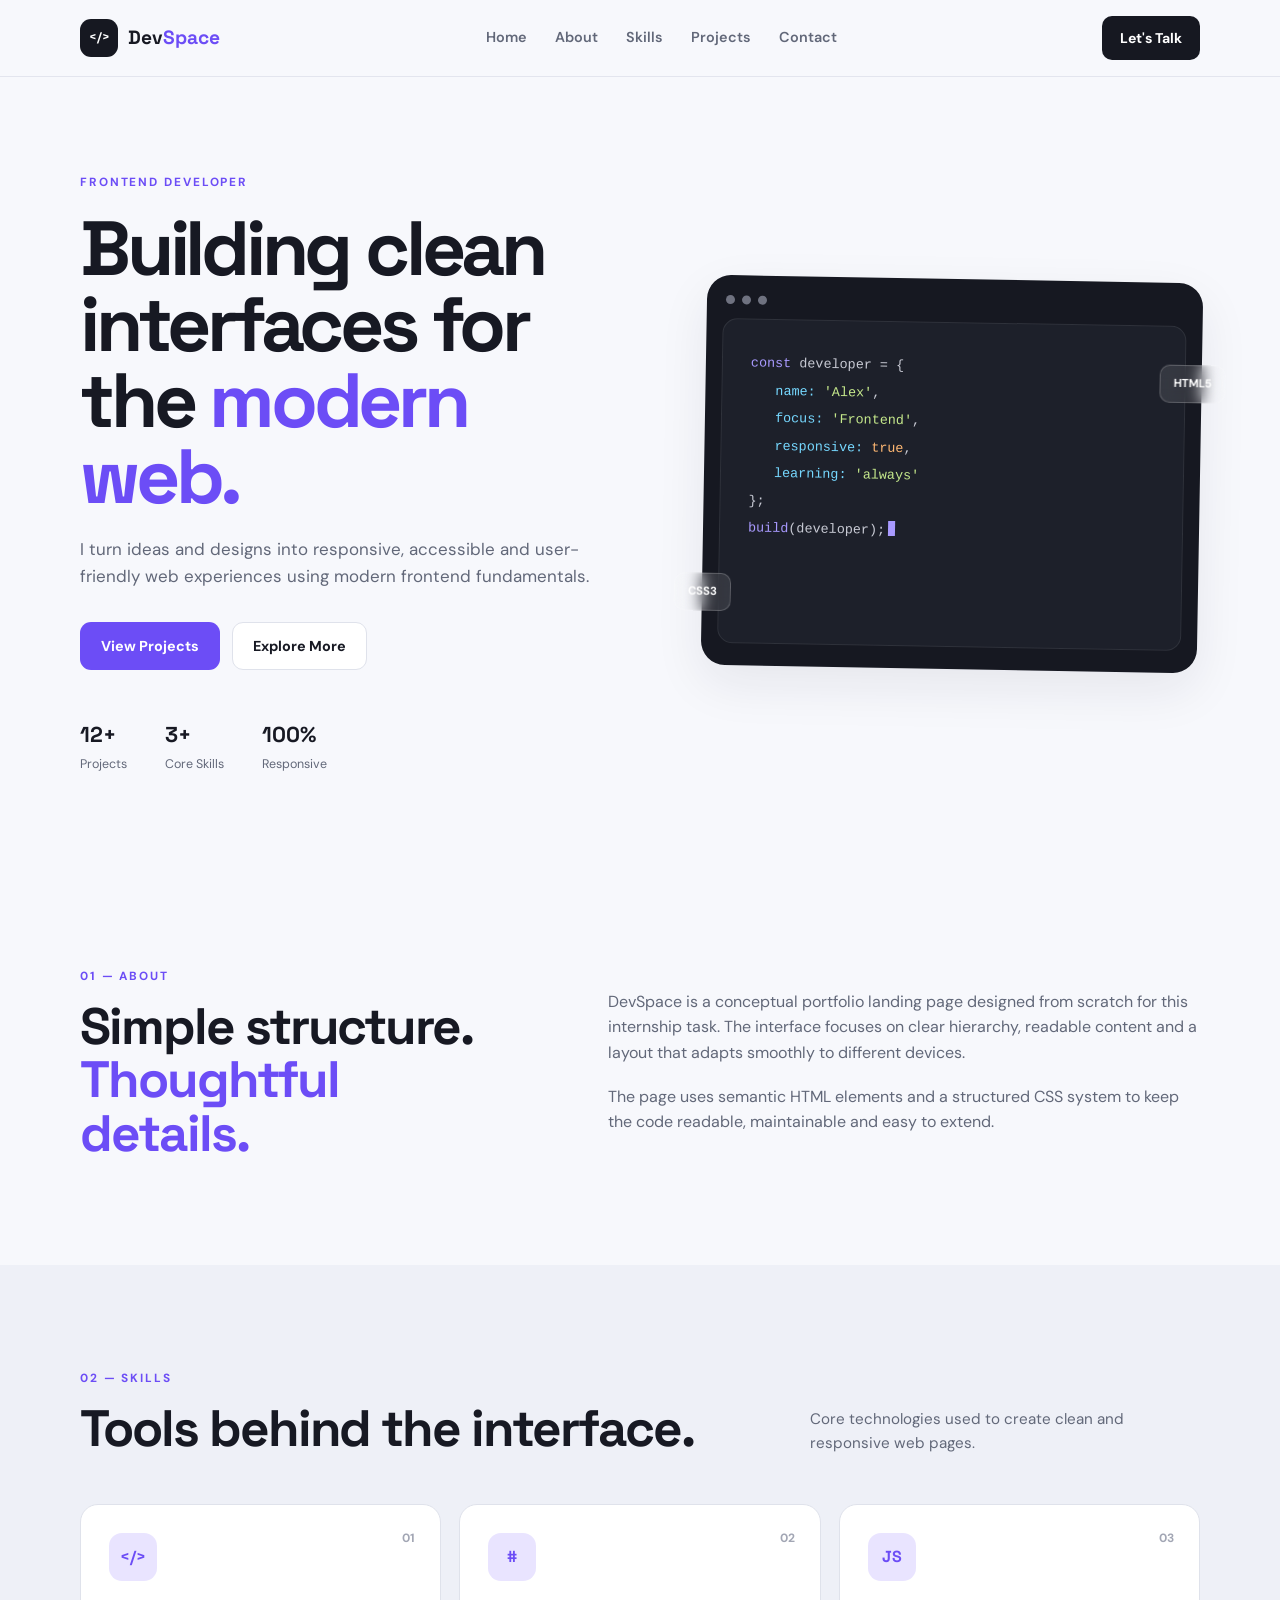
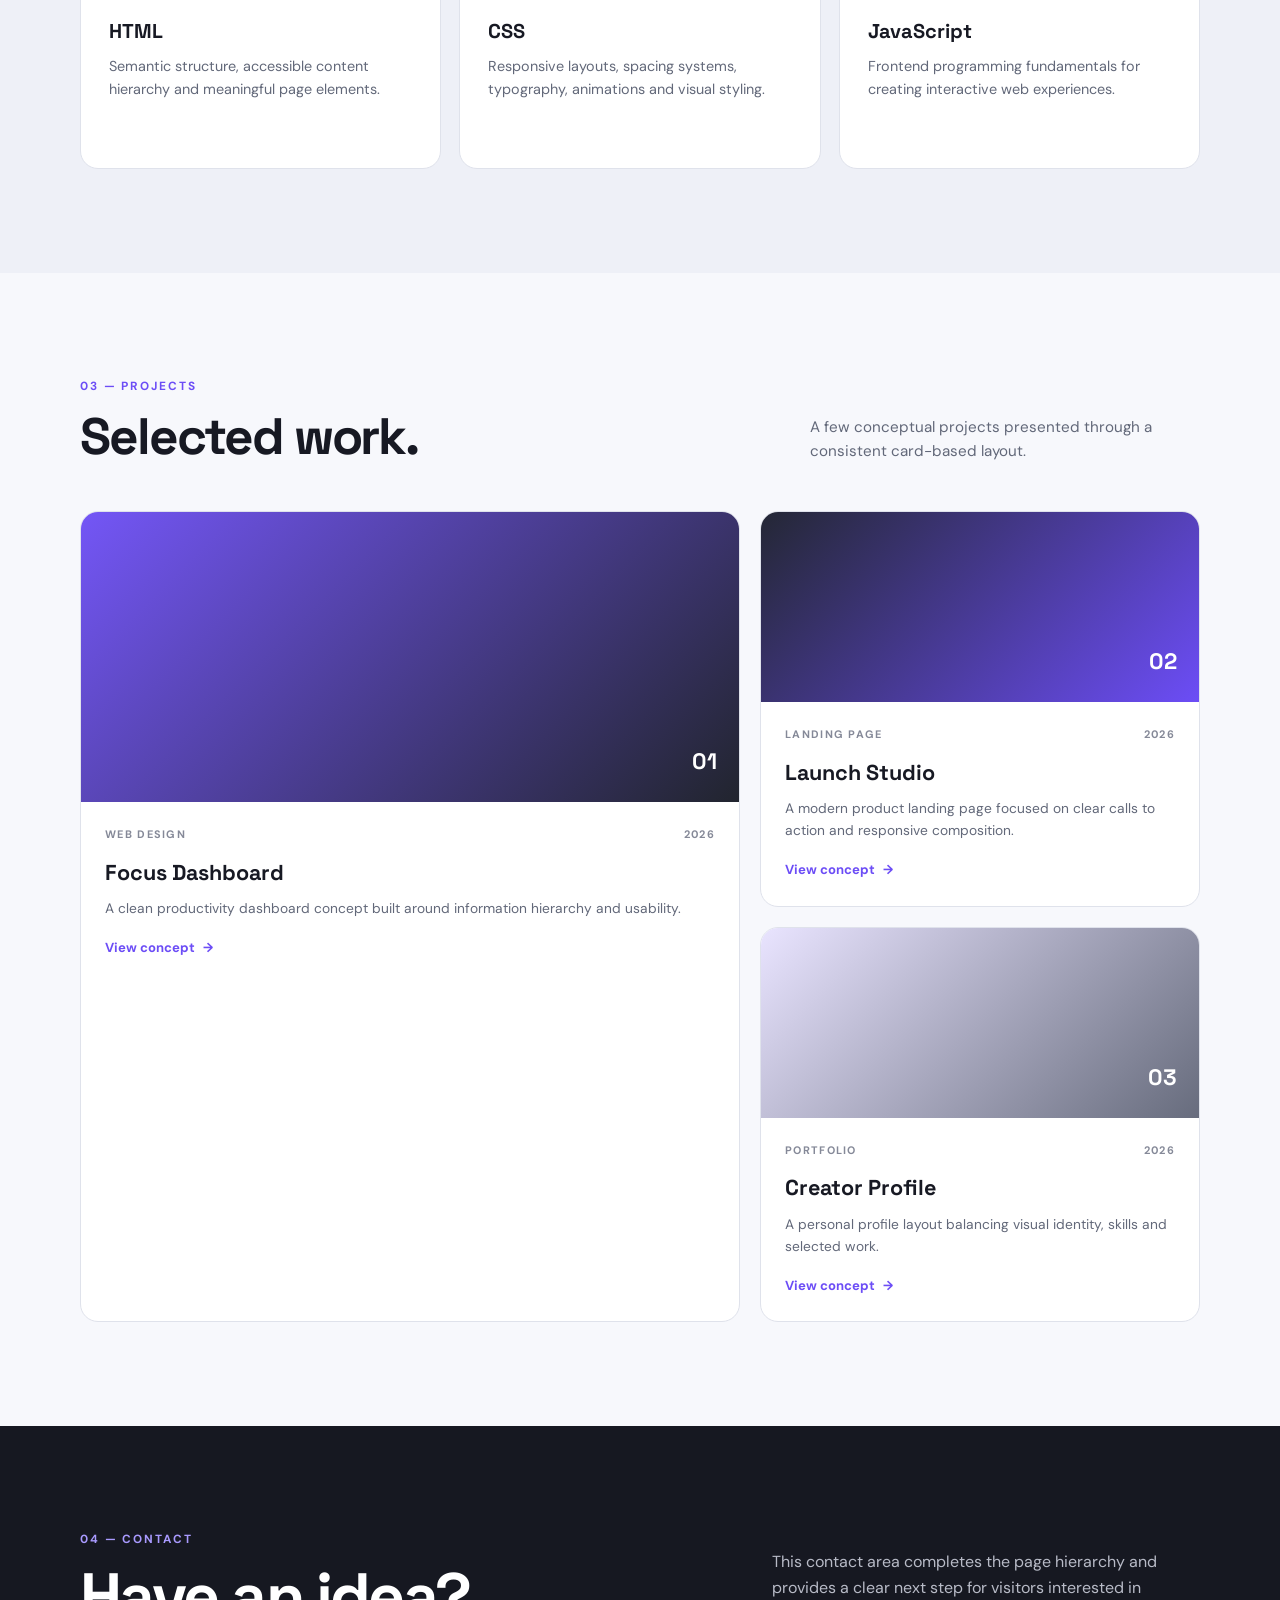
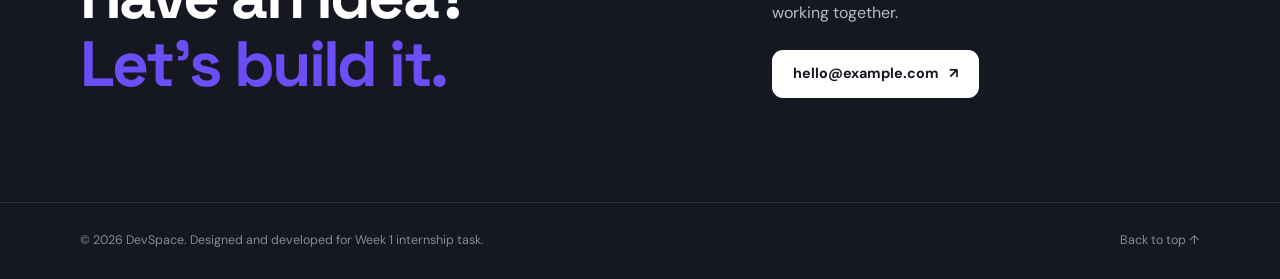
<file: Week 1 Task/index.html>
<!DOCTYPE html>
<html lang="en">
<head>
    <meta charset="UTF-8">
    <meta name="viewport" content="width=device-width, initial-scale=1.0">
    <meta name="description" content="DevSpace - a responsive developer portfolio landing page created for Week 1 frontend internship task.">
    <title>DevSpace | Developer Portfolio</title>
    <link rel="stylesheet" href="style.css">
</head>
<body>

    <header class="site-header">
        <div class="container nav-wrapper">
            <a href="#home" class="logo" aria-label="DevSpace home">
                <span class="logo-mark">&lt;/&gt;</span>
                <span>Dev<span>Space</span></span>
            </a>

            <nav class="site-nav" aria-label="Primary navigation">
                <a href="#home">Home</a>
                <a href="#about">About</a>
                <a href="#skills">Skills</a>
                <a href="#projects">Projects</a>
                <a href="#contact">Contact</a>
            </nav>

            <a class="nav-button" href="#contact">Let's Talk</a>
        </div>
    </header>

    <main>
        <section class="hero" id="home">
            <div class="container hero-grid">
                <div class="hero-content">
                    <p class="eyebrow">FRONTEND DEVELOPER</p>
                    <h1>Building clean interfaces for the <span>modern web.</span></h1>
                    <p class="hero-text">
                        I turn ideas and designs into responsive, accessible and
                        user-friendly web experiences using modern frontend fundamentals.
                    </p>

                    <div class="hero-actions">
                        <a class="button button-primary" href="#projects">View Projects</a>
                        <a class="button button-secondary" href="#about">Explore More</a>
                    </div>

                    <div class="quick-stats" aria-label="Developer highlights">
                        <div>
                            <strong>12+</strong>
                            <span>Projects</span>
                        </div>
                        <div>
                            <strong>3+</strong>
                            <span>Core Skills</span>
                        </div>
                        <div>
                            <strong>100%</strong>
                            <span>Responsive</span>
                        </div>
                    </div>
                </div>

                <div class="hero-card" aria-label="Developer workspace illustration">
                    <div class="window-bar">
                        <span></span><span></span><span></span>
                    </div>
                    <div class="code-window">
                        <p><span class="code-keyword">const</span> developer = {</p>
                        <p class="indent"><span class="code-property">name:</span> <span class="code-string">'Alex'</span>,</p>
                        <p class="indent"><span class="code-property">focus:</span> <span class="code-string">'Frontend'</span>,</p>
                        <p class="indent"><span class="code-property">responsive:</span> <span class="code-value">true</span>,</p>
                        <p class="indent"><span class="code-property">learning:</span> <span class="code-string">'always'</span></p>
                        <p>};</p>
                        <p class="cursor-line"><span class="code-keyword">build</span>(developer);<span class="cursor"></span></p>
                    </div>
                    <div class="floating-badge badge-one">HTML5</div>
                    <div class="floating-badge badge-two">CSS3</div>
                </div>
            </div>
        </section>

        <section class="section" id="about">
            <div class="container two-column">
                <div>
                    <p class="section-label">01 — ABOUT</p>
                    <h2>Simple structure.<br><span>Thoughtful details.</span></h2>
                </div>
                <div class="about-copy">
                    <p>
                        DevSpace is a conceptual portfolio landing page designed from scratch
                        for this internship task. The interface focuses on clear hierarchy,
                        readable content and a layout that adapts smoothly to different devices.
                    </p>
                    <p>
                        The page uses semantic HTML elements and a structured CSS system to keep
                        the code readable, maintainable and easy to extend.
                    </p>
                </div>
            </div>
        </section>

        <section class="section section-muted" id="skills">
            <div class="container">
                <div class="section-heading">
                    <div>
                        <p class="section-label">02 — SKILLS</p>
                        <h2>Tools behind the interface.</h2>
                    </div>
                    <p>Core technologies used to create clean and responsive web pages.</p>
                </div>

                <div class="skill-grid">
                    <article class="skill-card">
                        <span class="skill-number">01</span>
                        <div class="skill-icon">&lt;/&gt;</div>
                        <h3>HTML</h3>
                        <p>Semantic structure, accessible content hierarchy and meaningful page elements.</p>
                    </article>

                    <article class="skill-card">
                        <span class="skill-number">02</span>
                        <div class="skill-icon">#</div>
                        <h3>CSS</h3>
                        <p>Responsive layouts, spacing systems, typography, animations and visual styling.</p>
                    </article>

                    <article class="skill-card">
                        <span class="skill-number">03</span>
                        <div class="skill-icon">JS</div>
                        <h3>JavaScript</h3>
                        <p>Frontend programming fundamentals for creating interactive web experiences.</p>
                    </article>
                </div>
            </div>
        </section>

        <section class="section" id="projects">
            <div class="container">
                <div class="section-heading">
                    <div>
                        <p class="section-label">03 — PROJECTS</p>
                        <h2>Selected work.</h2>
                    </div>
                    <p>A few conceptual projects presented through a consistent card-based layout.</p>
                </div>

                <div class="project-grid">
                    <article class="project-card project-featured">
                        <div class="project-visual visual-one">
                            <span>01</span>
                        </div>
                        <div class="project-info">
                            <div class="project-meta">
                                <span>WEB DESIGN</span>
                                <span>2026</span>
                            </div>
                            <h3>Focus Dashboard</h3>
                            <p>A clean productivity dashboard concept built around information hierarchy and usability.</p>
                            <a href="#contact" class="text-link">View concept <span>→</span></a>
                        </div>
                    </article>

                    <article class="project-card">
                        <div class="project-visual visual-two">
                            <span>02</span>
                        </div>
                        <div class="project-info">
                            <div class="project-meta">
                                <span>LANDING PAGE</span>
                                <span>2026</span>
                            </div>
                            <h3>Launch Studio</h3>
                            <p>A modern product landing page focused on clear calls to action and responsive composition.</p>
                            <a href="#contact" class="text-link">View concept <span>→</span></a>
                        </div>
                    </article>

                    <article class="project-card">
                        <div class="project-visual visual-three">
                            <span>03</span>
                        </div>
                        <div class="project-info">
                            <div class="project-meta">
                                <span>PORTFOLIO</span>
                                <span>2026</span>
                            </div>
                            <h3>Creator Profile</h3>
                            <p>A personal profile layout balancing visual identity, skills and selected work.</p>
                            <a href="#contact" class="text-link">View concept <span>→</span></a>
                        </div>
                    </article>
                </div>
            </div>
        </section>

        <section class="contact-section" id="contact">
            <div class="container contact-box">
                <div>
                    <p class="section-label">04 — CONTACT</p>
                    <h2>Have an idea?<br><span>Let's build it.</span></h2>
                </div>
                <div class="contact-content">
                    <p>
                        This contact area completes the page hierarchy and provides a clear
                        next step for visitors interested in working together.
                    </p>
                    <a class="button button-light" href="mailto:hello@example.com">hello@example.com <span>↗</span></a>
                </div>
            </div>
        </section>
    </main>

    <footer class="site-footer">
        <div class="container footer-wrapper">
            <p>© 2026 DevSpace. Designed and developed for Week 1 internship task.</p>
            <div class="footer-links">
                <a href="#home">Back to top ↑</a>
            </div>
        </div>
    </footer>

</body>
</html>
</file>
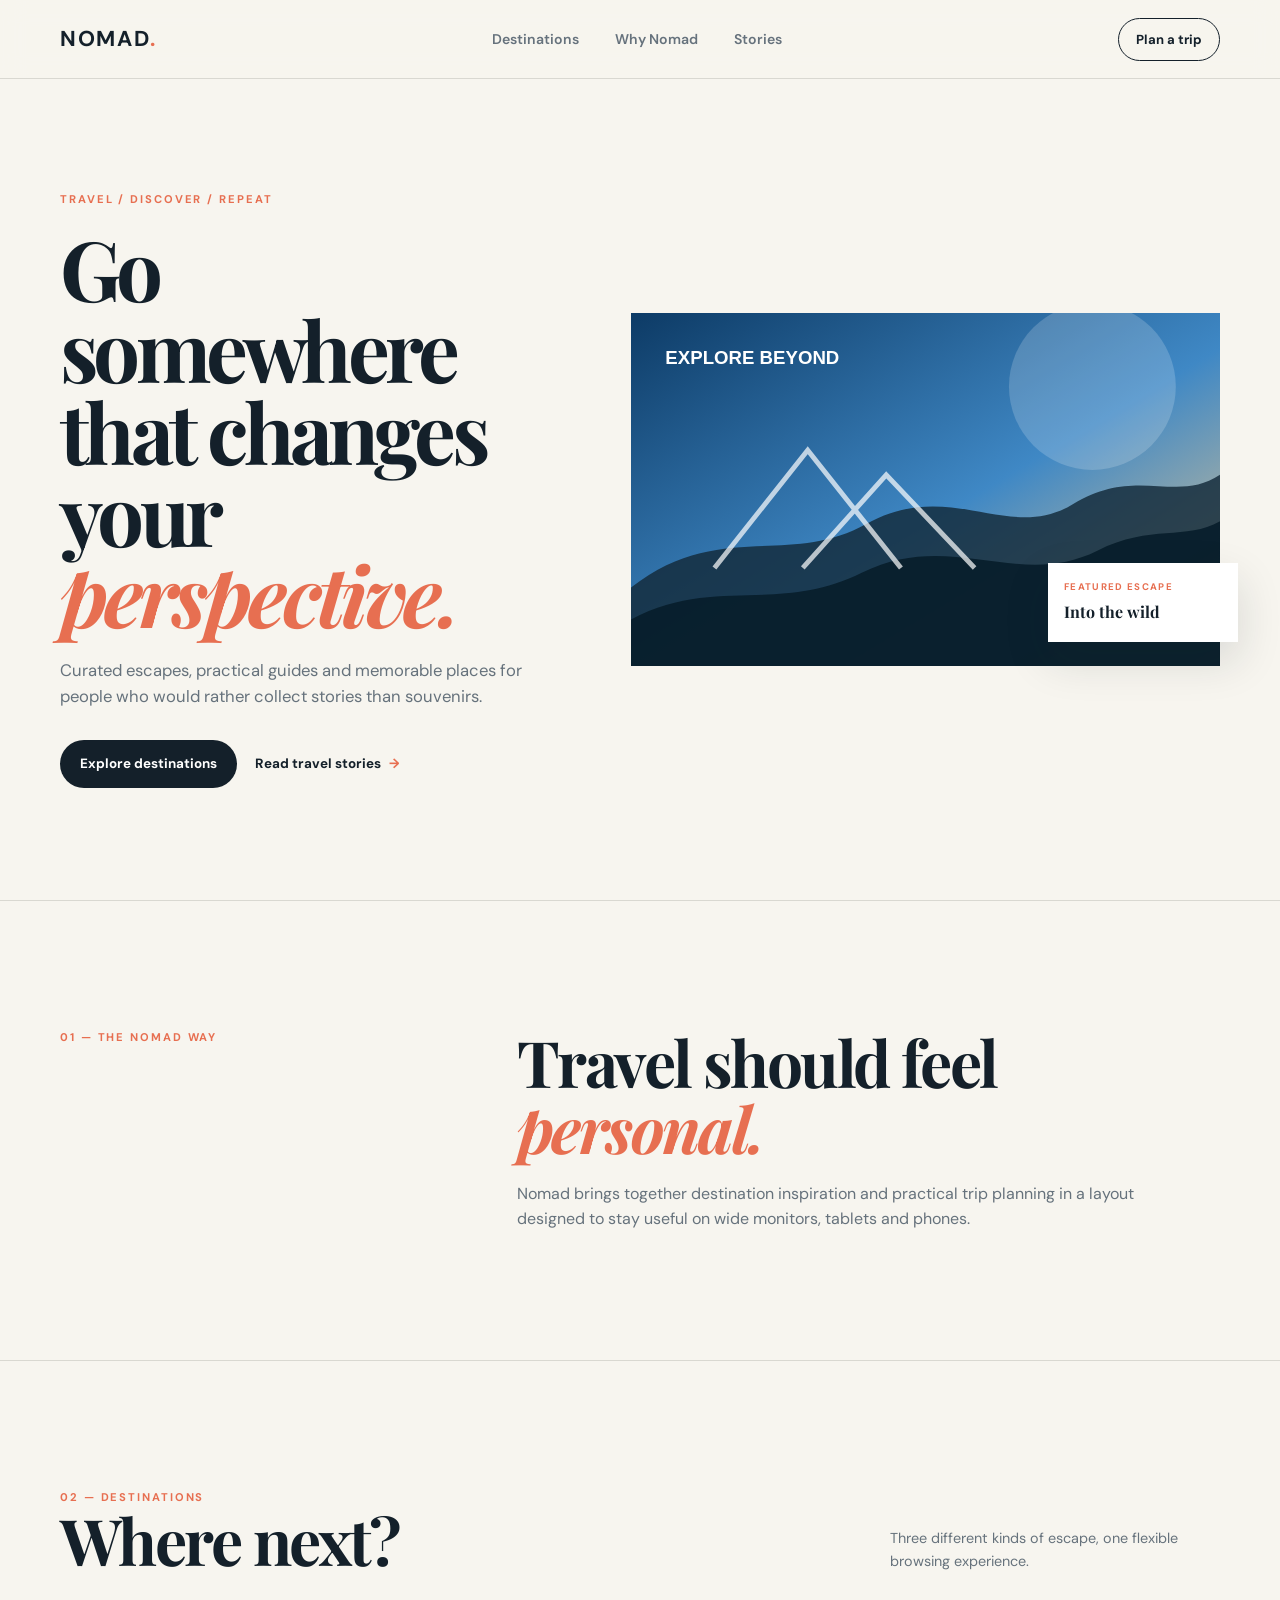
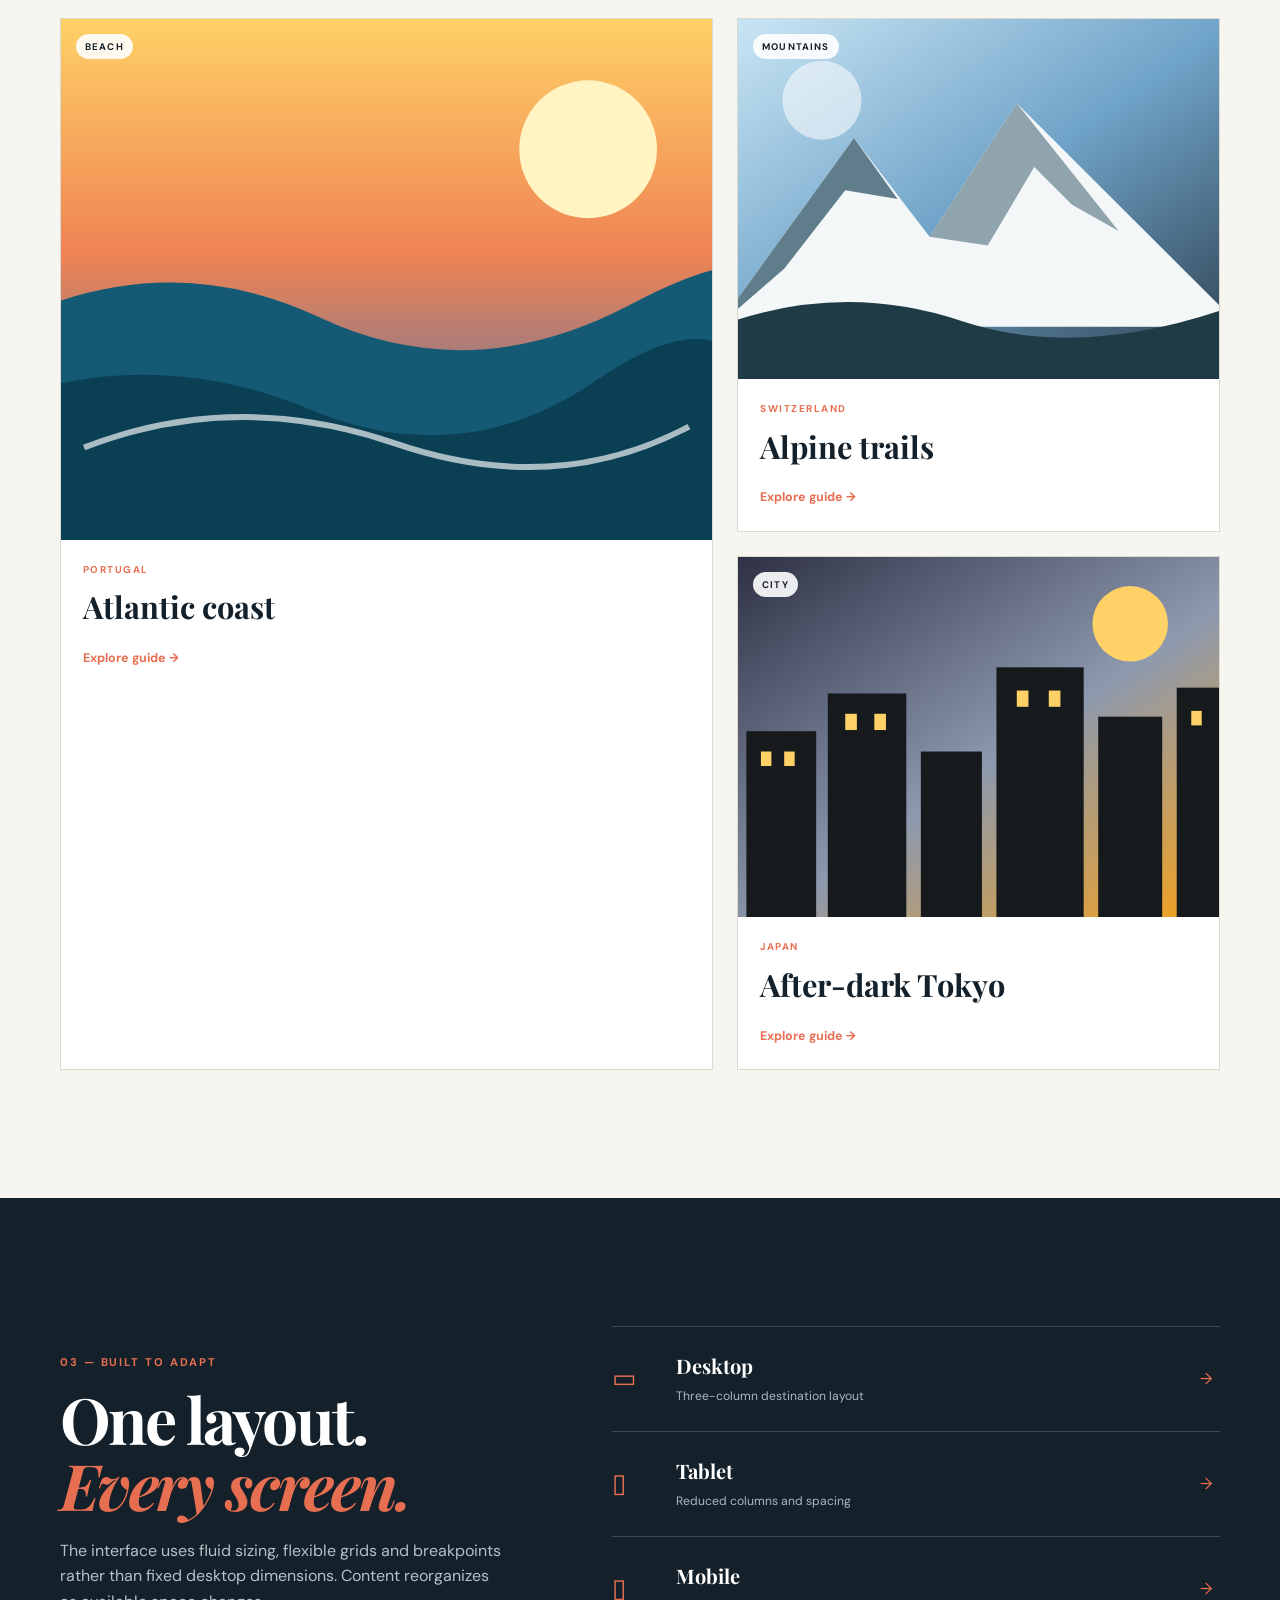
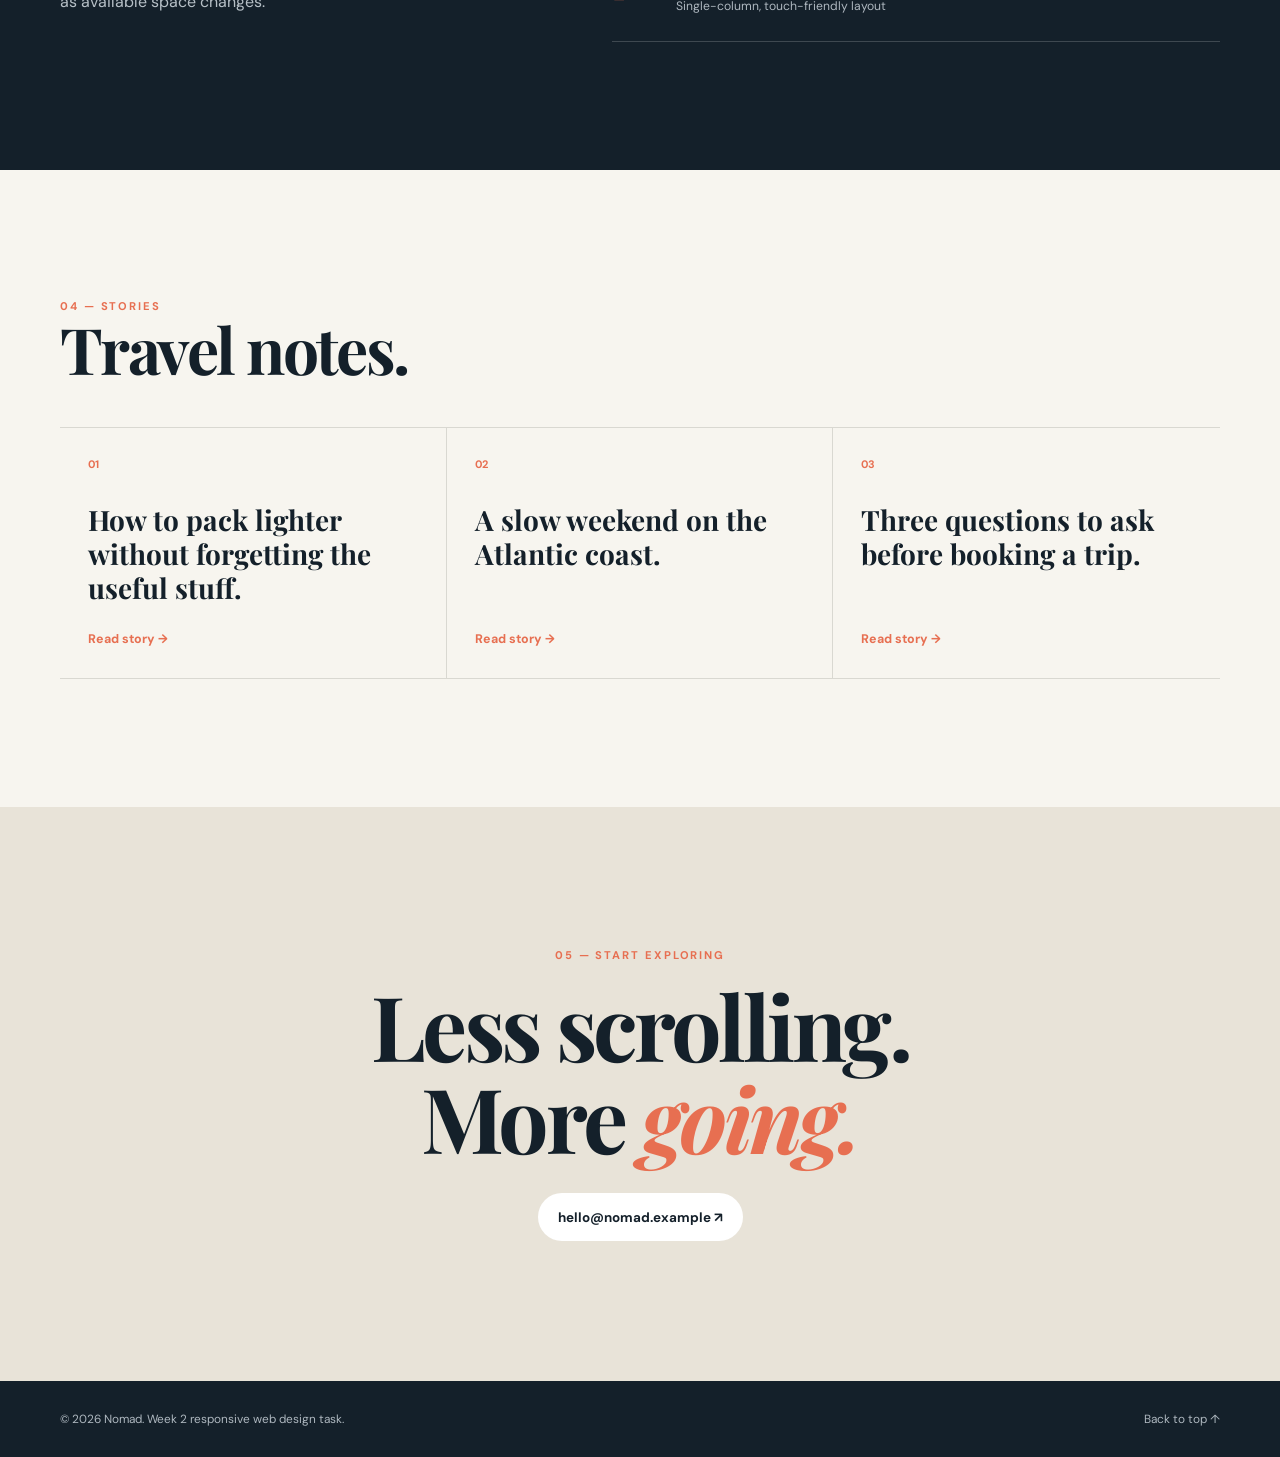
<file: Week 2 Task/index.html>
<!DOCTYPE html>
<html lang="en">
<head>
<meta charset="UTF-8">
<meta name="viewport" content="width=device-width, initial-scale=1.0">
<meta name="description" content="Nomad responsive travel landing page">
<title>Nomad — Explore Beyond</title>
<link rel="stylesheet" href="style.css">
</head>
<body>
<header class="site-header">
  <div class="container nav-wrap">
    <a class="brand" href="#home">NOMAD<span>.</span></a>
    <nav class="nav" aria-label="Primary navigation">
      <a href="#destinations">Destinations</a><a href="#why">Why Nomad</a><a href="#stories">Stories</a>
    </nav>
    <a class="nav-cta" href="#contact">Plan a trip</a>
  </div>
</header>
<main>
<section class="hero" id="home">
  <div class="container hero-grid">
    <div class="hero-copy">
      <p class="kicker">TRAVEL / DISCOVER / REPEAT</p>
      <h1>Go somewhere that changes your <em>perspective.</em></h1>
      <p class="hero-lead">Curated escapes, practical guides and memorable places for people who would rather collect stories than souvenirs.</p>
      <div class="hero-actions"><a class="button button-dark" href="#destinations">Explore destinations</a><a class="text-button" href="#stories">Read travel stories <span>→</span></a></div>
    </div>
    <div class="hero-media">
      <img src="assets/hero.svg" alt="Illustrated mountain landscape at sunset">
      <div class="hero-tag"><span>FEATURED ESCAPE</span><strong>Into the wild</strong></div>
    </div>
  </div>
</section>

<section class="intro section" id="why">
  <div class="container intro-grid">
    <p class="kicker">01 — THE NOMAD WAY</p>
    <div><h2>Travel should feel <span>personal.</span></h2><p>Nomad brings together destination inspiration and practical trip planning in a layout designed to stay useful on wide monitors, tablets and phones.</p></div>
  </div>
</section>

<section class="destinations section" id="destinations">
  <div class="container">
    <div class="section-head"><div><p class="kicker">02 — DESTINATIONS</p><h2>Where next?</h2></div><p>Three different kinds of escape, one flexible browsing experience.</p></div>
    <div class="destination-grid">
      <article class="destination-card destination-large"><div class="image-wrap"><img src="assets/coast.svg" alt="Illustrated coastal landscape at sunset"><span class="card-badge">BEACH</span></div><div class="card-content"><p>PORTUGAL</p><h3>Atlantic coast</h3><a href="#contact">Explore guide →</a></div></article>
      <article class="destination-card"><div class="image-wrap"><img src="assets/mountain.svg" alt="Illustrated mountain landscape"><span class="card-badge">MOUNTAINS</span></div><div class="card-content"><p>SWITZERLAND</p><h3>Alpine trails</h3><a href="#contact">Explore guide →</a></div></article>
      <article class="destination-card"><div class="image-wrap"><img src="assets/city.svg" alt="Illustrated city skyline at dusk"><span class="card-badge">CITY</span></div><div class="card-content"><p>JAPAN</p><h3>After-dark Tokyo</h3><a href="#contact">Explore guide →</a></div></article>
    </div>
  </div>
</section>

<section class="responsive-demo section">
  <div class="container demo-grid">
    <div><p class="kicker">03 — BUILT TO ADAPT</p><h2>One layout.<br><span>Every screen.</span></h2><p>The interface uses fluid sizing, flexible grids and breakpoints rather than fixed desktop dimensions. Content reorganizes as available space changes.</p></div>
    <div class="device-list">
      <div class="device-row"><span class="device-icon">▭</span><div><strong>Desktop</strong><small>Three-column destination layout</small></div><span class="device-arrow">→</span></div>
      <div class="device-row"><span class="device-icon">▯</span><div><strong>Tablet</strong><small>Reduced columns and spacing</small></div><span class="device-arrow">→</span></div>
      <div class="device-row"><span class="device-icon">▯</span><div><strong>Mobile</strong><small>Single-column, touch-friendly layout</small></div><span class="device-arrow">→</span></div>
    </div>
  </div>
</section>

<section class="stories section" id="stories">
  <div class="container"><div class="section-head"><div><p class="kicker">04 — STORIES</p><h2>Travel notes.</h2></div></div>
    <div class="story-grid">
      <article class="story-card"><span>01</span><h3>How to pack lighter without forgetting the useful stuff.</h3><a href="#contact">Read story →</a></article>
      <article class="story-card"><span>02</span><h3>A slow weekend on the Atlantic coast.</h3><a href="#contact">Read story →</a></article>
      <article class="story-card"><span>03</span><h3>Three questions to ask before booking a trip.</h3><a href="#contact">Read story →</a></article>
    </div>
  </div>
</section>

<section class="contact" id="contact"><div class="container contact-inner"><p class="kicker">05 — START EXPLORING</p><h2>Less scrolling.<br>More <em>going.</em></h2><a class="button button-light" href="mailto:hello@nomad.example">hello@nomad.example ↗</a></div></section>
</main>
<footer class="footer"><div class="container footer-inner"><p>© 2026 Nomad. Week 2 responsive web design task.</p><a href="#home">Back to top ↑</a></div></footer>
</body>
</html>
</file>
<file: Week 1 Task/style.css>
@import url('https://fonts.googleapis.com/css2?family=DM+Sans:wght@400;500;600;700&family=Space+Grotesk:wght@500;600;700&display=swap');

:root {
    --bg: #f7f8fc;
    --surface: #ffffff;
    --surface-soft: #eef0f7;
    --text: #171923;
    --muted: #626879;
    --line: #dfe2eb;
    --accent: #6c4df6;
    --accent-dark: #5033d5;
    --accent-soft: #e9e4ff;
    --dark: #161821;
    --white: #ffffff;
    --radius: 18px;
    --shadow: 0 18px 50px rgba(25, 28, 45, 0.08);
}

* {
    margin: 0;
    padding: 0;
    box-sizing: border-box;
}

html {
    scroll-behavior: smooth;
}

body {
    background: var(--bg);
    color: var(--text);
    font-family: "DM Sans", sans-serif;
    line-height: 1.6;
}

a {
    color: inherit;
    text-decoration: none;
}

.container {
    width: min(1120px, calc(100% - 48px));
    margin: 0 auto;
}

/* Header */

.site-header {
    position: sticky;
    top: 0;
    z-index: 10;
    background: rgba(247, 248, 252, 0.92);
    border-bottom: 1px solid rgba(223, 226, 235, 0.8);
    backdrop-filter: blur(14px);
}

.nav-wrapper {
    min-height: 76px;
    display: flex;
    align-items: center;
    justify-content: space-between;
    gap: 32px;
}

.logo {
    display: inline-flex;
    align-items: center;
    gap: 10px;
    font-family: "Space Grotesk", sans-serif;
    font-size: 1.2rem;
    font-weight: 700;
}

.logo > span:last-child > span {
    color: var(--accent);
}

.logo-mark {
    display: grid;
    place-items: center;
    width: 38px;
    height: 38px;
    border-radius: 11px;
    color: var(--white);
    background: var(--dark);
    font-size: 0.78rem;
}

.site-nav {
    display: flex;
    align-items: center;
    gap: 28px;
    color: var(--muted);
    font-size: 0.9rem;
    font-weight: 600;
}

.site-nav a,
.footer-links a {
    transition: color 0.2s ease;
}

.site-nav a:hover,
.site-nav a:focus-visible,
.footer-links a:hover,
.footer-links a:focus-visible {
    color: var(--accent);
}

.nav-button {
    padding: 11px 18px;
    border-radius: 10px;
    background: var(--dark);
    color: var(--white);
    font-size: 0.88rem;
    font-weight: 700;
    transition: transform 0.2s ease, background 0.2s ease;
}

.nav-button:hover,
.nav-button:focus-visible {
    background: var(--accent);
    transform: translateY(-2px);
}

/* Hero */

.hero {
    padding: 96px 0 88px;
    overflow: hidden;
}

.hero-grid {
    display: grid;
    grid-template-columns: 1.05fr 0.95fr;
    align-items: center;
    gap: 76px;
}

.eyebrow,
.section-label {
    color: var(--accent);
    font-size: 0.74rem;
    font-weight: 700;
    letter-spacing: 0.16em;
}

.hero h1 {
    max-width: 680px;
    margin: 18px 0 22px;
    font-family: "Space Grotesk", sans-serif;
    font-size: clamp(3rem, 6vw, 5.2rem);
    line-height: 0.99;
    letter-spacing: -0.055em;
}

.hero h1 span,
.two-column h2 span,
.contact-box h2 span {
    color: var(--accent);
}

.hero-text {
    max-width: 590px;
    color: var(--muted);
    font-size: 1.06rem;
}

.hero-actions {
    display: flex;
    flex-wrap: wrap;
    gap: 12px;
    margin-top: 32px;
}

.button {
    display: inline-flex;
    align-items: center;
    justify-content: center;
    gap: 10px;
    min-height: 48px;
    padding: 0 20px;
    border: 1px solid transparent;
    border-radius: 11px;
    font-size: 0.9rem;
    font-weight: 700;
    transition: transform 0.2s ease, background 0.2s ease, border-color 0.2s ease;
}

.button:hover,
.button:focus-visible {
    transform: translateY(-2px);
}

.button-primary {
    background: var(--accent);
    color: var(--white);
}

.button-primary:hover,
.button-primary:focus-visible {
    background: var(--accent-dark);
}

.button-secondary {
    border-color: var(--line);
    background: var(--surface);
}

.button-secondary:hover,
.button-secondary:focus-visible {
    border-color: var(--accent);
}

.quick-stats {
    display: flex;
    gap: 38px;
    margin-top: 48px;
}

.quick-stats div {
    display: grid;
    gap: 2px;
}

.quick-stats strong {
    font-family: "Space Grotesk", sans-serif;
    font-size: 1.35rem;
}

.quick-stats span {
    color: var(--muted);
    font-size: 0.78rem;
}

/* Code illustration */

.hero-card {
    position: relative;
    min-height: 390px;
    padding: 16px;
    border-radius: 24px;
    background: var(--dark);
    box-shadow: var(--shadow);
    transform: rotate(1deg);
}

.window-bar {
    display: flex;
    gap: 7px;
    padding: 4px 3px 14px;
}

.window-bar span {
    width: 9px;
    height: 9px;
    border-radius: 50%;
    background: #6f7280;
}

.code-window {
    height: 325px;
    padding: 30px 28px;
    overflow: hidden;
    border: 1px solid rgba(255, 255, 255, 0.08);
    border-radius: 15px;
    background: #1d202a;
    color: #c8cad4;
    font-family: Consolas, Monaco, monospace;
    font-size: 0.84rem;
    line-height: 2.05;
}

.code-keyword {
    color: #a99aff;
}

.code-property {
    color: #76d8ff;
}

.code-string {
    color: #c6e98c;
}

.code-value {
    color: #ffb873;
}

.indent {
    padding-left: 25px;
}

.cursor {
    display: inline-block;
    width: 7px;
    height: 15px;
    margin-left: 3px;
    vertical-align: -2px;
    background: #a99aff;
    animation: blink 1s steps(2, start) infinite;
}

@keyframes blink {
    50% { opacity: 0; }
}

.floating-badge {
    position: absolute;
    padding: 9px 13px;
    border: 1px solid rgba(255, 255, 255, 0.2);
    border-radius: 10px;
    background: rgba(255, 255, 255, 0.1);
    color: var(--white);
    font-size: 0.72rem;
    font-weight: 700;
    backdrop-filter: blur(8px);
}

.badge-one {
    top: 82px;
    right: -24px;
}

.badge-two {
    bottom: 54px;
    left: -28px;
}

/* Shared sections */

.section {
    padding: 104px 0;
}

.section-muted {
    background: var(--surface-soft);
}

.two-column {
    display: grid;
    grid-template-columns: 0.85fr 1.15fr;
    gap: 90px;
}

.two-column h2,
.section-heading h2,
.contact-box h2 {
    margin-top: 14px;
    font-family: "Space Grotesk", sans-serif;
    font-size: clamp(2.2rem, 4vw, 3.4rem);
    line-height: 1.05;
    letter-spacing: -0.04em;
}

.about-copy {
    padding-top: 22px;
}

.about-copy p {
    max-width: 660px;
    margin-bottom: 18px;
    color: var(--muted);
    font-size: 1rem;
}

.section-heading {
    display: flex;
    align-items: flex-end;
    justify-content: space-between;
    gap: 40px;
    margin-bottom: 48px;
}

.section-heading > p {
    max-width: 390px;
    color: var(--muted);
    font-size: 0.95rem;
}

/* Skills */

.skill-grid {
    display: grid;
    grid-template-columns: repeat(3, 1fr);
    gap: 18px;
}

.skill-card {
    position: relative;
    min-height: 265px;
    padding: 28px;
    border: 1px solid var(--line);
    border-radius: var(--radius);
    background: var(--surface);
    transition: transform 0.25s ease, box-shadow 0.25s ease;
}

.skill-card:hover {
    transform: translateY(-6px);
    box-shadow: var(--shadow);
}

.skill-number {
    position: absolute;
    top: 24px;
    right: 25px;
    color: #a2a6b4;
    font-size: 0.75rem;
    font-weight: 700;
}

.skill-icon {
    display: grid;
    place-items: center;
    width: 48px;
    height: 48px;
    margin-bottom: 34px;
    border-radius: 13px;
    background: var(--accent-soft);
    color: var(--accent);
    font-family: "Space Grotesk", sans-serif;
    font-weight: 700;
}

.skill-card h3 {
    margin-bottom: 8px;
    font-family: "Space Grotesk", sans-serif;
    font-size: 1.25rem;
}

.skill-card p {
    color: var(--muted);
    font-size: 0.9rem;
}

/* Projects */

.project-grid {
    display: grid;
    grid-template-columns: 1.2fr 0.8fr;
    gap: 20px;
}

.project-card {
    overflow: hidden;
    border: 1px solid var(--line);
    border-radius: var(--radius);
    background: var(--surface);
}

.project-card:first-child {
    grid-row: span 2;
}

.project-visual {
    min-height: 190px;
    display: flex;
    align-items: flex-end;
    justify-content: flex-end;
    padding: 22px;
    color: var(--white);
    font-family: "Space Grotesk", sans-serif;
    font-size: 1.4rem;
    font-weight: 700;
}

.project-featured .project-visual {
    min-height: 290px;
}

.visual-one {
    background:
        linear-gradient(135deg, rgba(108, 77, 246, 0.95), rgba(29, 32, 42, 0.98));
}

.visual-two {
    background:
        linear-gradient(135deg, #242735, #6c4df6);
}

.visual-three {
    background:
        linear-gradient(135deg, #e9e4ff, #676c7d);
}

.project-info {
    padding: 24px;
}

.project-meta {
    display: flex;
    justify-content: space-between;
    gap: 15px;
    color: #858998;
    font-size: 0.68rem;
    font-weight: 700;
    letter-spacing: 0.12em;
}

.project-info h3 {
    margin: 12px 0 7px;
    font-family: "Space Grotesk", sans-serif;
    font-size: 1.35rem;
}

.project-info p {
    color: var(--muted);
    font-size: 0.86rem;
}

.text-link {
    display: inline-flex;
    gap: 8px;
    margin-top: 18px;
    color: var(--accent);
    font-size: 0.82rem;
    font-weight: 700;
}

.text-link span {
    transition: transform 0.2s ease;
}

.text-link:hover span {
    transform: translateX(4px);
}

/* Contact */

.contact-section {
    padding: 104px 0;
    background: var(--dark);
    color: var(--white);
}

.contact-box {
    display: grid;
    grid-template-columns: 1fr 0.7fr;
    gap: 80px;
    align-items: end;
}

.contact-box .section-label {
    color: #a99aff;
}

.contact-box h2 {
    font-size: clamp(2.5rem, 5vw, 4.4rem);
}

.contact-content {
    color: #b8bbc7;
}

.contact-content p {
    margin-bottom: 24px;
}

.button-light {
    background: var(--white);
    color: var(--dark);
}

.button-light:hover,
.button-light:focus-visible {
    background: var(--accent-soft);
}

/* Footer */

.site-footer {
    background: var(--dark);
    border-top: 1px solid rgba(255, 255, 255, 0.1);
    color: #858998;
}

.footer-wrapper {
    min-height: 76px;
    display: flex;
    align-items: center;
    justify-content: space-between;
    gap: 20px;
    font-size: 0.78rem;
}

/* Accessibility */

:focus-visible {
    outline: 3px solid rgba(108, 77, 246, 0.35);
    outline-offset: 3px;
}

/* Responsive design */

@media (max-width: 900px) {
    .hero-grid,
    .two-column,
    .contact-box {
        grid-template-columns: 1fr;
    }

    .hero-grid {
        gap: 55px;
    }

    .hero-card {
        max-width: 680px;
        width: 100%;
        margin: 0 auto;
    }

    .two-column {
        gap: 25px;
    }

    .skill-grid {
        grid-template-columns: repeat(2, 1fr);
    }

    .project-grid {
        grid-template-columns: 1fr 1fr;
    }

    .project-card:first-child {
        grid-column: 1 / -1;
        grid-row: auto;
    }

    .project-featured .project-visual {
        min-height: 230px;
    }

    .contact-box {
        gap: 40px;
    }
}

@media (max-width: 680px) {
    .container {
        width: min(100% - 32px, 1120px);
    }

    .site-header {
        position: relative;
    }

    .nav-wrapper {
        min-height: auto;
        padding: 16px 0;
        flex-wrap: wrap;
    }

    .site-nav {
        order: 3;
        width: 100%;
        justify-content: space-between;
        gap: 12px;
        padding-top: 6px;
        overflow-x: auto;
    }

    .site-nav a {
        white-space: nowrap;
        font-size: 0.78rem;
    }

    .nav-button {
        padding: 9px 14px;
        font-size: 0.8rem;
    }

    .hero {
        padding: 70px 0;
    }

    .hero h1 {
        font-size: clamp(2.7rem, 14vw, 4.1rem);
    }

    .hero-text {
        font-size: 0.96rem;
    }

    .quick-stats {
        gap: 22px;
    }

    .hero-card {
        min-height: 320px;
        padding: 12px;
    }

    .code-window {
        height: 270px;
        padding: 22px 18px;
        font-size: 0.68rem;
        line-height: 2;
    }

    .badge-one {
        right: -6px;
    }

    .badge-two {
        left: -6px;
    }

    .section {
        padding: 76px 0;
    }

    .section-heading {
        display: block;
        margin-bottom: 34px;
    }

    .section-heading > p {
        margin-top: 18px;
    }

    .skill-grid,
    .project-grid {
        grid-template-columns: 1fr;
    }

    .project-card:first-child {
        grid-column: auto;
    }

    .project-featured .project-visual {
        min-height: 210px;
    }

    .contact-section {
        padding: 78px 0;
    }

    .footer-wrapper {
        min-height: 90px;
        align-items: flex-start;
        flex-direction: column;
        justify-content: center;
    }
}

@media (prefers-reduced-motion: reduce) {
    html {
        scroll-behavior: auto;
    }

    *,
    *::before,
    *::after {
        animation-duration: 0.01ms !important;
        transition-duration: 0.01ms !important;
    }
}
</file>
<file: Week 2 Task/style.css>
@import url('https://fonts.googleapis.com/css2?family=DM+Sans:wght@400;500;600;700&family=Playfair+Display:ital,wght@0,600;0,700;1,600;1,700&display=swap');
:root{--ink:#14202a;--muted:#66727c;--paper:#f7f5ef;--white:#fff;--accent:#e76f51;--line:#d9d8d1;--max:1160px}
*{box-sizing:border-box;margin:0;padding:0}html{scroll-behavior:smooth}body{background:var(--paper);color:var(--ink);font-family:"DM Sans",sans-serif;line-height:1.6}img{display:block;width:100%;height:auto}a{color:inherit;text-decoration:none}.container{width:min(var(--max),calc(100% - 48px));margin-inline:auto}
.site-header{background:rgba(247,245,239,.94);border-bottom:1px solid var(--line);position:sticky;top:0;z-index:20;backdrop-filter:blur(12px)}.nav-wrap{min-height:78px;display:flex;align-items:center;justify-content:space-between;gap:28px}.brand{font-size:1.35rem;font-weight:700;letter-spacing:.08em}.brand span{color:var(--accent)}.nav{display:flex;gap:clamp(16px,3vw,36px);color:var(--muted);font-size:.88rem;font-weight:600}.nav a:hover,.nav a:focus-visible,.footer a:hover,.footer a:focus-visible{color:var(--accent)}.nav-cta{padding:10px 17px;border:1px solid var(--ink);border-radius:999px;font-size:.82rem;font-weight:700}.nav-cta:hover,.nav-cta:focus-visible{background:var(--ink);color:var(--white)}
.kicker{color:var(--accent);font-size:.7rem;font-weight:700;letter-spacing:.17em}h1,h2,h3{font-family:"Playfair Display",Georgia,serif}h2{font-size:clamp(2.4rem,5vw,4.2rem);line-height:1.03;letter-spacing:-.04em}h2 span,h1 em,.contact h2 em{color:var(--accent);font-style:italic}.section{padding:clamp(76px,10vw,128px) 0}
.hero{padding:clamp(56px,9vw,112px) 0}.hero-grid{display:grid;grid-template-columns:minmax(0,.9fr) minmax(0,1.1fr);gap:clamp(40px,7vw,92px);align-items:center}.hero-copy h1{max-width:650px;margin:18px 0 22px;font-size:clamp(3.2rem,6.5vw,6.2rem);line-height:.98;letter-spacing:-.055em}.hero-lead{max-width:570px;color:var(--muted);font-size:clamp(.96rem,1.3vw,1.08rem)}.hero-actions{display:flex;align-items:center;flex-wrap:wrap;gap:18px;margin-top:30px}.button{min-height:48px;padding:0 20px;display:inline-flex;align-items:center;justify-content:center;border-radius:999px;font-size:.84rem;font-weight:700;transition:transform .2s ease,background .2s ease}.button:hover,.button:focus-visible{transform:translateY(-2px)}.button-dark{background:var(--ink);color:var(--white)}.button-dark:hover,.button-dark:focus-visible{background:var(--accent)}.text-button{font-size:.84rem;font-weight:700}.text-button span{color:var(--accent);margin-left:5px}.hero-media{position:relative}.hero-media img{aspect-ratio:5/3;object-fit:cover}.hero-tag{position:absolute;right:-18px;bottom:24px;width:min(190px,38%);padding:16px;background:var(--white);box-shadow:0 18px 45px rgba(20,32,42,.14)}.hero-tag span{display:block;margin-bottom:5px;color:var(--accent);font-size:.6rem;font-weight:700;letter-spacing:.14em}.hero-tag strong{font-family:"Playfair Display",Georgia,serif}
.intro{border-top:1px solid var(--line);border-bottom:1px solid var(--line)}.intro-grid{display:grid;grid-template-columns:.55fr 1fr;gap:70px}.intro-grid>div{max-width:690px}.intro h2{margin-bottom:20px}.intro-grid>div p:last-child{color:var(--muted);max-width:620px}
.section-head{display:flex;justify-content:space-between;align-items:end;gap:35px;margin-bottom:45px}.section-head>p{max-width:330px;color:var(--muted);font-size:.9rem}.destination-grid{display:grid;grid-template-columns:1.15fr .85fr;gap:24px}.destination-card{overflow:hidden;background:var(--white);border:1px solid var(--line)}.destination-large{grid-row:span 2}.image-wrap{position:relative;overflow:hidden}.image-wrap img{aspect-ratio:4/3;object-fit:cover;transition:transform .4s ease}.destination-large .image-wrap img{aspect-ratio:5/4}.destination-card:hover .image-wrap img{transform:scale(1.025)}.card-badge{position:absolute;left:15px;top:15px;padding:5px 9px;border-radius:999px;background:rgba(255,255,255,.9);font-size:.6rem;font-weight:700;letter-spacing:.12em}.card-content{padding:22px}.card-content>p{color:var(--accent);font-size:.62rem;font-weight:700;letter-spacing:.15em}.card-content h3{margin:5px 0 12px;font-size:clamp(1.5rem,2.4vw,2rem)}.card-content a,.story-card a{color:var(--accent);font-size:.78rem;font-weight:700}
.responsive-demo{background:var(--ink);color:var(--white)}.demo-grid{display:grid;grid-template-columns:.85fr 1.15fr;gap:clamp(50px,8vw,110px);align-items:center}.responsive-demo h2{margin:14px 0 20px}.responsive-demo>.container>div:first-child>p:last-child{max-width:500px;color:#b7c0c7}.device-list{border-top:1px solid rgba(255,255,255,.18)}.device-row{min-height:105px;display:grid;grid-template-columns:48px 1fr 20px;align-items:center;gap:16px;border-bottom:1px solid rgba(255,255,255,.18)}.device-icon{font-size:1.6rem;color:var(--accent)}.device-row strong{display:block;font-family:"Playfair Display",Georgia,serif;font-size:1.25rem}.device-row small{color:#aeb7bf;font-size:.76rem}.device-arrow{color:var(--accent)}
.story-grid{display:grid;grid-template-columns:repeat(3,1fr);border-top:1px solid var(--line);border-bottom:1px solid var(--line)}.story-card{min-height:250px;padding:28px;display:flex;flex-direction:column;align-items:flex-start;border-right:1px solid var(--line)}.story-card:last-child{border-right:0}.story-card>span{color:var(--accent);font-size:.68rem;font-weight:700}.story-card h3{margin:30px 0 auto;max-width:300px;font-size:clamp(1.35rem,2.2vw,1.75rem);line-height:1.2}
.contact{padding:clamp(80px,11vw,140px) 0;background:#e8e3d8;text-align:center}.contact-inner{display:flex;flex-direction:column;align-items:center}.contact h2{margin:14px 0 30px;font-size:clamp(3rem,7vw,6rem)}.button-light{background:var(--white)}.button-light:hover,.button-light:focus-visible{background:var(--accent);color:var(--white)}.footer{background:var(--ink);color:#aeb7bf}.footer-inner{min-height:76px;display:flex;justify-content:space-between;align-items:center;gap:20px;font-size:.74rem}:focus-visible{outline:3px solid rgba(231,111,81,.45);outline-offset:4px}
@media(max-width:900px){.hero-grid{grid-template-columns:1fr}.hero-copy h1{max-width:760px}.hero-media{max-width:800px}.hero-tag{right:18px}.intro-grid,.demo-grid{grid-template-columns:1fr;gap:35px}.destination-grid{grid-template-columns:1fr 1fr}.destination-large{grid-column:1/-1;grid-row:auto}.story-grid{grid-template-columns:1fr 1fr}.story-card:nth-child(2){border-right:0}.story-card:nth-child(3){border-top:1px solid var(--line)}}
@media(max-width:640px){.container{width:min(100% - 32px,var(--max))}.nav-wrap{min-height:auto;padding:14px 0;flex-wrap:wrap}.nav{order:3;width:100%;justify-content:space-between;overflow-x:auto;padding-top:4px;gap:18px}.nav a{white-space:nowrap;font-size:.76rem}.nav-cta{padding:8px 13px;font-size:.75rem}.hero{padding-top:52px}.hero-copy h1{font-size:clamp(2.9rem,15vw,4.5rem)}.hero-actions{align-items:stretch;flex-direction:column}.button{width:100%}.hero-media img{aspect-ratio:1/1}.hero-tag{right:10px;bottom:10px;width:165px}.section-head{display:block}.section-head>p{margin-top:16px}.destination-grid,.story-grid{grid-template-columns:1fr}.destination-large{grid-column:auto}.story-card{min-height:210px;border-right:0;border-bottom:1px solid var(--line)}.story-card:last-child{border-bottom:0}.story-card:nth-child(2){border-top:0}.device-row{grid-template-columns:38px 1fr 15px;min-height:92px}.footer-inner{min-height:100px;flex-direction:column;align-items:flex-start;justify-content:center}}
@media(prefers-reduced-motion:reduce){html{scroll-behavior:auto}*,*::before{transition-duration:.01ms!important}}
</file>
